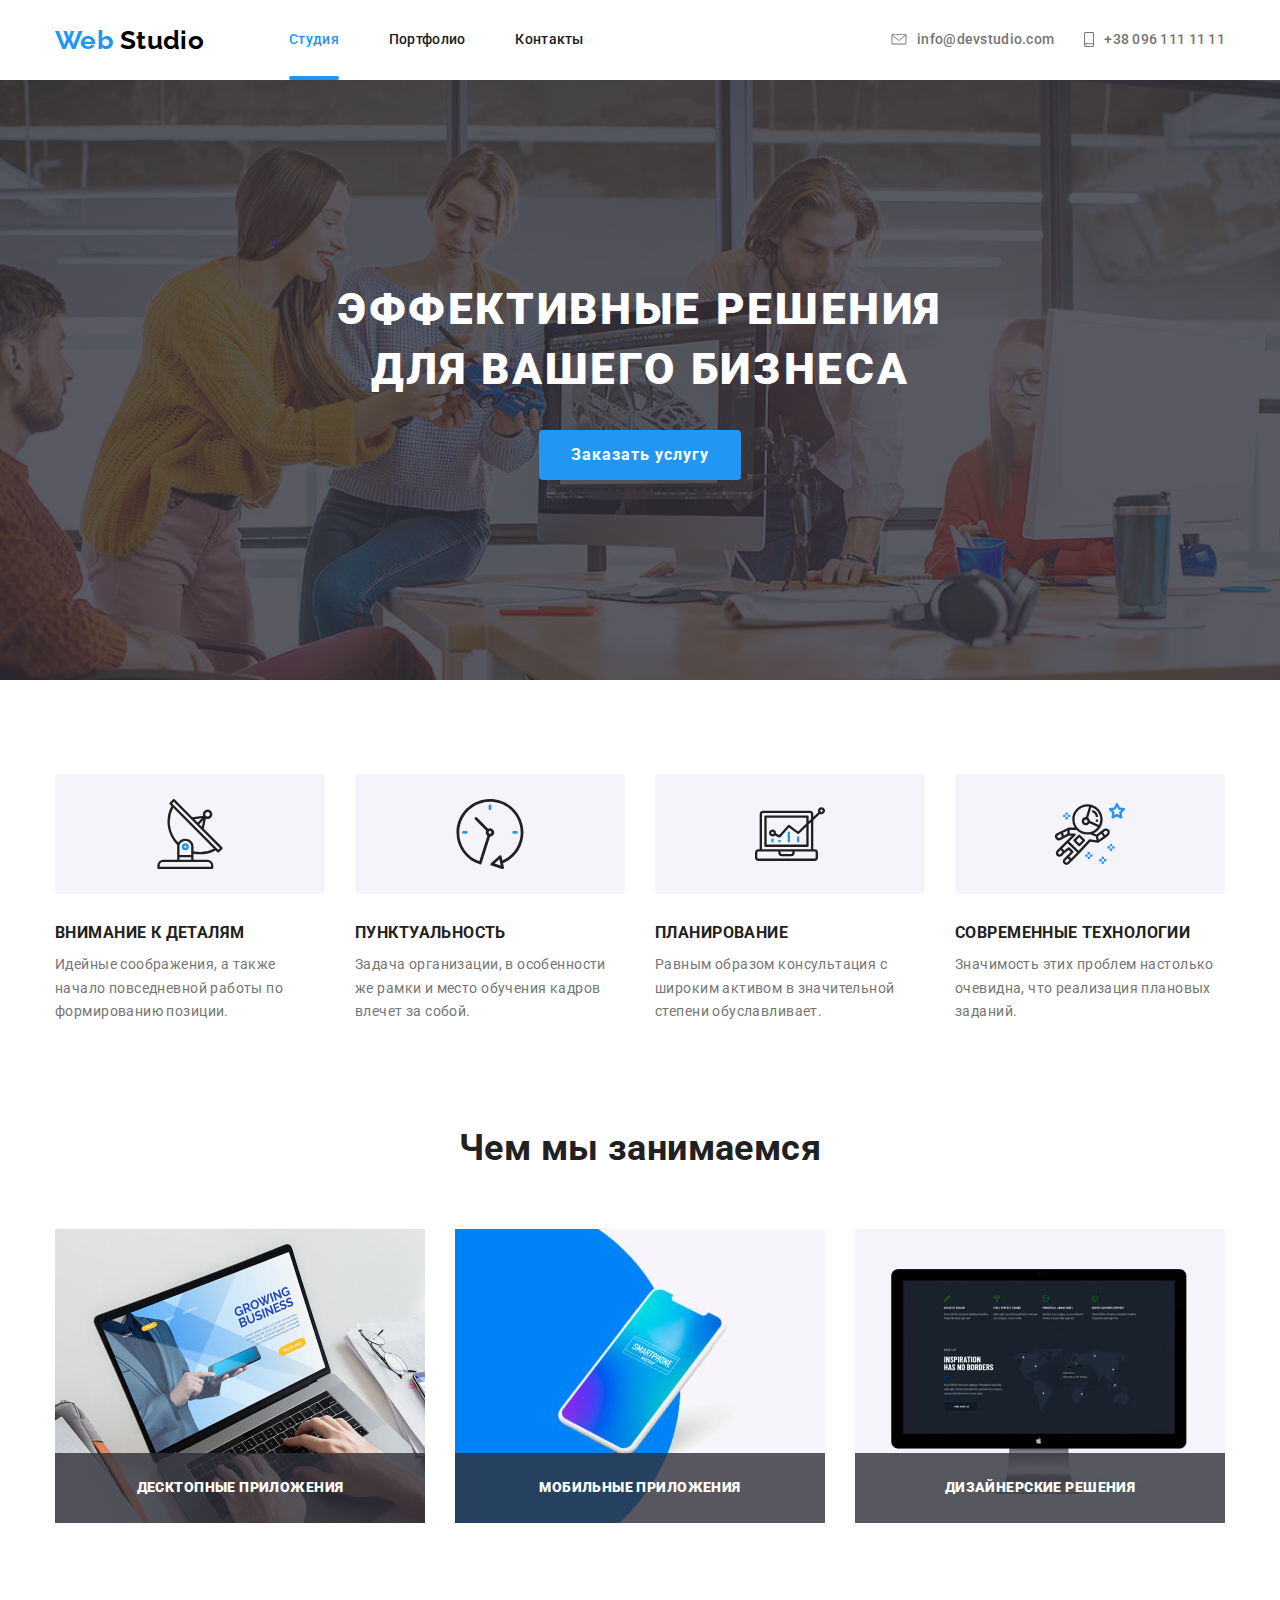
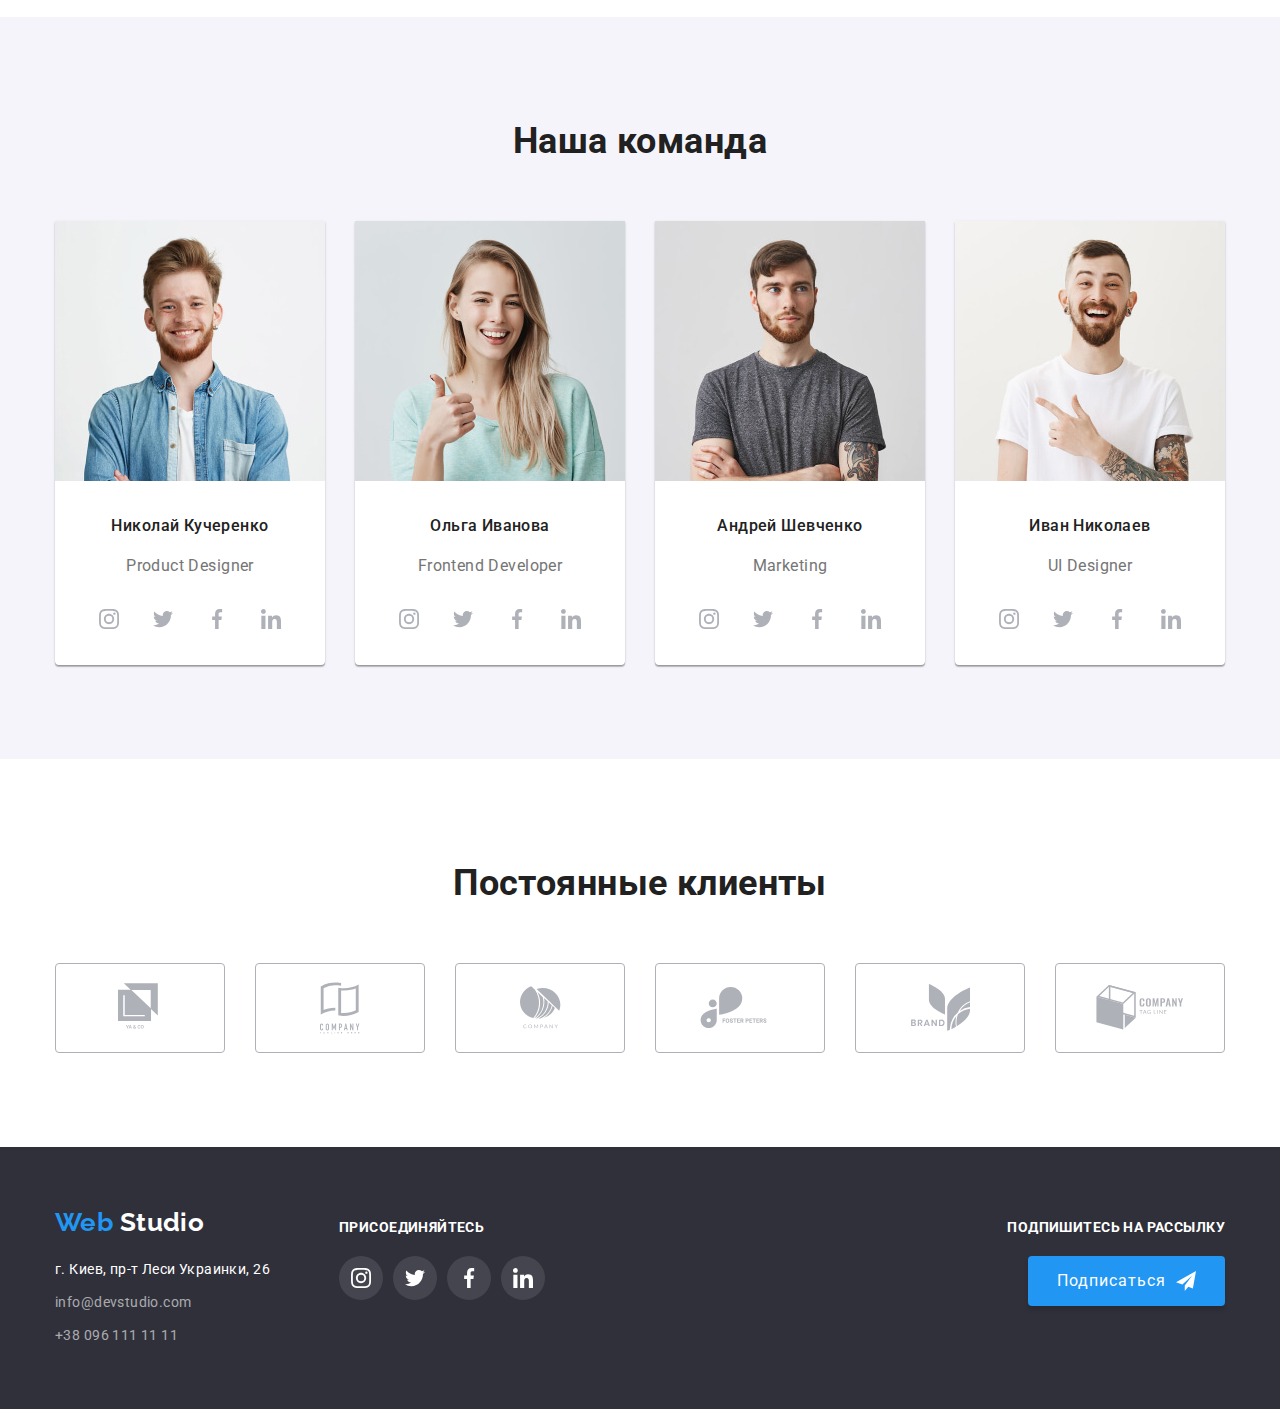
<file: index.html>
<!DOCTYPE html>
<html lang="ru">
  <head>
    <meta charset="UTF-8" />
    <meta name="viewport" content="width=device-width, initial-scale=1.0" />
    <title>Веб студия</title>
    <link
      href="https://fonts.googleapis.com/css2?family=Raleway:wght@700&family=Roboto:wght@400;500;700;900&display=swap"
      rel="stylesheet"
    />
    <link
      rel="stylesheet"
      href="https://cdnjs.cloudflare.com/ajax/libs/modern-normalize/0.7.0/modern-normalize.min.css"
    />
    <link rel="stylesheet" href="./css/style.css" />
  </head>
  <body class="page">
    <!-- шапка сайта -->
    <header>
      <div class="container page-header">
        <nav class="main-nav">
          <a href="./index.html" class="logo" lang="en">
            <span class="logo-active">Web</span> Studio</a
          >
          <ul class="list site-nav">
            <li class="site-nav-item">
              <a href="./index.html" class="link current">Студия</a>
            </li>
            <li class="site-nav-item">
              <a href="./portfolio.html" class="link">Портфолио</a>
            </li>
            <li class="site-nav-item"><a href="" class="link">Контакты</a></li>
          </ul>
        </nav>
        <ul class="list authorization-nav">
          <li class="auth-nav-item">
            <address>
              <a href="mailto:info@devstudio.com" class="link">
                <svg class="auth-nav-link-icon" width="16" height="11.2">
                  <use href="./images/sprite.svg#icon-envelope"></use>
                </svg>
                info@devstudio.com</a
              >
            </address>
          </li>
          <li class="auth-nav-item">
            <address>
              <a href="tel:+380961111111" class="link">
                <svg class="auth-nav-link-icon" width="10" height="15">
                  <use href="./images/sprite.svg#icon-smartphone"></use>
                </svg>
                +38 096 111 11 11</a
              >
            </address>
          </li>
        </ul>
      </div>
    </header>
    <main>
      <!-- hero секция -->
      <section class="hero">
        <h1 class="hero-title">
          Эффективные решения <br />
          для вашего бизнеса
        </h1>
        <button class="hero-button link" type="button" data-modal-open>
          Заказать услугу
        </button>
      </section>
      <!-- особенности -->
      <section class="section features">
        <div class="container">
          <h2 hidden>Особенности</h2>
          <ul class="features-list list">
            <li class="features-list-item">
              <div class="fetures-icon-container">
                <svg class="features-icon">
                  <use href="./images/sprite.svg#icon-antenna"></use>
                </svg>
              </div>
              <h3 class="title">Внимание к деталям</h3>
              <p class="text">
                Идейные соображения, а также начало повседневной работы по
                формированию позиции.
              </p>
            </li>
            <li class="features-list-item">
              <div class="fetures-icon-container">
                <svg class="features-icon">
                  <use href="./images/sprite.svg#icon-clock"></use>
                </svg>
              </div>
              <h3 class="title">Пунктуальность</h3>
              <p class="text">
                Задача организации, в особенности же рамки и место обучения
                кадров влечет за собой.
              </p>
            </li>
            <li class="features-list-item">
              <div class="fetures-icon-container">
                <svg class="features-icon">
                  <use href="./images/sprite.svg#icon-diagram"></use>
                </svg>
              </div>
              <h3 class="title">Планирование</h3>
              <p class="text">
                Равным образом консультация с широким активом в значительной
                степени обуславливает.
              </p>
            </li>
            <li class="features-list-item">
              <div class="fetures-icon-container">
                <svg class="features-icon">
                  <use href="./images/sprite.svg#icon-astronaut"></use>
                </svg>
              </div>
              <h3 class="title">Современные технологии</h3>
              <p class="text">
                Значимость этих проблем настолько очевидна, что реализация
                плановых заданий.
              </p>
            </li>
          </ul>
        </div>
      </section>
      <!-- чем мы занимаемся -->
      <section class="section what-we-do">
        <div class="container">
          <h2 class="section-title">Чем мы занимаемся</h2>
          <ul class="list">
            <li class="item">
              <img
                src="./images/what-we-do/desktop.jpg"
                class="what-we-do-image"
                alt="ноутбук"
                width="370"
                height="294"
              />
              <p class="text"><b>Десктопные приложения</b></p>
            </li>
            <li class="item">
              <img
                src="./images/what-we-do/mobile.jpg"
                class="what-we-do-image"
                alt="смартфон"
                width="370"
                height="294"
              />
              <p class="text"><b>Мобильные приложения</b></p>
            </li>
            <li class="item">
              <img
                src="./images/what-we-do/design.jpg"
                class="what-we-do-image"
                alt="монитор с изображением на экране"
                width="370"
                height="294"
              />
              <p class="text"><b>Дизайнерские решения</b></p>
            </li>
          </ul>
        </div>
      </section>
      <!-- наша команда -->
      <section class="section our-team">
        <div class="container">
          <h2 class="section-title">Наша команда</h2>
          <ul class="list members">
            <li class="list-item">
              <img
                src="./images/our-team/teammates/teammate-1.jpg"
                class="member-photo"
                alt="участник команды"
                width="270"
                height="260"
              />
              <h3 class="title">Николай Кучеренко</h3>
              <p class="position" lang="en">Product Designer</p>
              <ul class="list social-link-list">
                <li>
                  <a href="" class="social-link" aria-label="иконка инстаграма">
                    <svg class="social-link-icon">
                      <use href="./images/sprite.svg#icon-instagram"></use>
                    </svg>
                  </a>
                </li>
                <li>
                  <a href="" class="social-link" aria-label="иконка твиттера">
                    <svg class="social-link-icon">
                      <use href="./images/sprite.svg#icon-twitter"></use></svg
                  ></a>
                </li>
                <li>
                  <a href="" class="social-link" aria-label="иконка фейсбука">
                    <svg class="social-link-icon">
                      <use href="./images/sprite.svg#icon-facebook"></use></svg
                  ></a>
                </li>
                <li>
                  <a href="" class="social-link" aria-label="иконка линкедина">
                    <svg class="social-link-icon">
                      <use href="./images/sprite.svg#icon-linkedin"></use></svg
                  ></a>
                </li>
              </ul>
            </li>
            <li class="list-item">
              <img
                src="./images/our-team/teammates/teammate-2.jpg"
                class="member-photo"
                alt="участник команды"
                width="270"
                height="260"
              />
              <h3 class="title">Ольга Иванова</h3>
              <p class="position" lang="en">Frontend Developer</p>
              <ul class="list social-link-list">
                <li>
                  <a href="" class="social-link" aria-label="иконка инстаграма">
                    <svg class="social-link-icon">
                      <use href="./images/sprite.svg#icon-instagram"></use>
                    </svg>
                  </a>
                </li>
                <li>
                  <a href="" class="social-link" aria-label="иконка твиттера">
                    <svg class="social-link-icon">
                      <use href="./images/sprite.svg#icon-twitter"></use></svg
                  ></a>
                </li>
                <li>
                  <a href="" class="social-link" aria-label="иконка фейсбука">
                    <svg class="social-link-icon">
                      <use href="./images/sprite.svg#icon-facebook"></use></svg
                  ></a>
                </li>
                <li>
                  <a href="" class="social-link" aria-label="иконка линкедина">
                    <svg class="social-link-icon">
                      <use href="./images/sprite.svg#icon-linkedin"></use></svg
                  ></a>
                </li>
              </ul>
            </li>
            <li class="list-item">
              <img
                src="./images/our-team/teammates/teammate-3.jpg"
                class="member-photo"
                alt="участник команды"
                width="270"
                height="260"
              />
              <h3 class="title">Андрей Шевченко</h3>
              <p class="position" lang="en">Marketing</p>
              <ul class="list social-link-list">
                <li>
                  <a href="" class="social-link" aria-label="иконка инстаграма">
                    <svg class="social-link-icon">
                      <use href="./images/sprite.svg#icon-instagram"></use>
                    </svg>
                  </a>
                </li>
                <li>
                  <a href="" class="social-link" aria-label="иконка твиттера">
                    <svg class="social-link-icon">
                      <use href="./images/sprite.svg#icon-twitter"></use></svg
                  ></a>
                </li>
                <li>
                  <a href="" class="social-link" aria-label="иконка фейсбука">
                    <svg class="social-link-icon">
                      <use href="./images/sprite.svg#icon-facebook"></use></svg
                  ></a>
                </li>
                <li>
                  <a href="" class="social-link" aria-label="иконка линкедина">
                    <svg class="social-link-icon">
                      <use href="./images/sprite.svg#icon-linkedin"></use></svg
                  ></a>
                </li>
              </ul>
            </li>
            <li class="list-item">
              <img
                src="./images/our-team/teammates/teammate-4.jpg"
                class="member-photo"
                alt="участник команды"
                width="270"
                height="260"
              />
              <h3 class="title">Иван Николаев</h3>
              <p class="position" lang="en">UI Designer</p>
              <ul class="list social-link-list">
                <li>
                  <a href="" class="social-link" aria-label="иконка инстаграма">
                    <svg class="social-link-icon">
                      <use href="./images/sprite.svg#icon-instagram"></use>
                    </svg>
                  </a>
                </li>
                <li>
                  <a href="" class="social-link" aria-label="иконка твиттера">
                    <svg class="social-link-icon">
                      <use href="./images/sprite.svg#icon-twitter"></use></svg
                  ></a>
                </li>
                <li>
                  <a href="" class="social-link" aria-label="иконка фейсбука">
                    <svg class="social-link-icon">
                      <use href="./images/sprite.svg#icon-facebook"></use></svg
                  ></a>
                </li>
                <li>
                  <a href="" class="social-link" aria-label="иконка линкедина">
                    <svg class="social-link-icon">
                      <use href="./images/sprite.svg#icon-linkedin"></use></svg
                  ></a>
                </li>
              </ul>
            </li>
          </ul>
        </div>
      </section>
      <!-- постоянные клиенты -->
      <section class="section">
        <div class="container">
          <h2 class="section-title">Постоянные клиенты</h2>
          <ul class="list clients-list">
            <li class="clients-list-item">
              <a href="" class="clients-list-link" aria-label="логотип клиента">
                <svg class="clients-link-icon" width="44" height="49">
                  <use href="./images/sprite.svg#icon-logo-1"></use>
                </svg>
              </a>
            </li>
            <li class="clients-list-item">
              <a href="" class="clients-list-link" aria-label="логотип клиента">
                <svg class="clients-link-icon" width="40" height="52">
                  <use href="./images/sprite.svg#icon-logo-2"></use>
                </svg>
              </a>
            </li>
            <li class="clients-list-item">
              <a href="" class="clients-list-link" aria-label="логотип клиента">
                <svg class="clients-link-icon" width="41" height="43">
                  <use href="./images/sprite.svg#icon-logo-3"></use>
                </svg>
              </a>
            </li>
            <li class="clients-list-item">
              <a href="" class="clients-list-link" aria-label="логотип клиента">
                <svg class="clients-link-icon" width="80" height="42">
                  <use href="./images/sprite.svg#icon-logo-4"></use>
                </svg>
              </a>
            </li>
            <li class="clients-list-item">
              <a href="" class="clients-list-link" aria-label="логотип клиента">
                <svg class="clients-link-icon" width="59" height="47">
                  <use href="./images/sprite.svg#icon-logo-5"></use>
                </svg>
              </a>
            </li>
            <li class="clients-list-item">
              <a href="" class="clients-list-link" aria-label="логотип клиента">
                <svg class="clients-link-icon" width="88" height="45">
                  <use href="./images/sprite.svg#icon-logo-6"></use>
                </svg>
              </a>
            </li>
          </ul>
        </div>
      </section>
    </main>
    <footer class="footer">
      <div class="container">
        <!-- подвал-адрес и контакты -->
        <h2 hidden>Адрес, контакты, обратная связь</h2>
        <div class="main-container">
          <div class="contacts-container">
            <a href="./index.html" class="logo" lang="en">
              <span class="logo-active">Web</span> Studio</a
            >
            <address>
              <ul class="list adress-links">
                <li class="footer-link-item">
                  <a
                    href="https://goo.gl/maps/h3NakL3rMjCTocCM8"
                    class="link map"
                    target="_blank"
                    >г. Киев, пр-т Леси Украинки, 26</a
                  >
                </li>
                <li class="footer-link-item">
                  <a href="mailto:info@devstudio.com" class="link"
                    >info@devstudio.com</a
                  >
                </li>
                <li class="footer-link-item">
                  <a href="tel:+380961111111" class="link">+38 096 111 11 11</a>
                </li>
              </ul>
            </address>
          </div>
          <div class="social-links-container">
            <b class="text">присоединяйтесь</b>
            <ul class="list social-link-list">
              <li class="social-link-item">
                <a href="" class="social-link" aria-label="иконка инстаграма">
                  <svg class="social-link-icon">
                    <use href="./images/sprite.svg#icon-instagram"></use></svg
                ></a>
              </li>
              <li class="social-link-item">
                <a href="" class="social-link" aria-label="иконка твиттера">
                  <svg class="social-link-icon">
                    <use href="./images/sprite.svg#icon-twitter"></use></svg
                ></a>
              </li>
              <li class="social-link-item">
                <a href="" class="social-link" aria-label="иконка фейсбука">
                  <svg class="social-link-icon">
                    <use href="./images/sprite.svg#icon-facebook"></use></svg
                ></a>
              </li>
              <li class="social-link-item">
                <a href="" class="social-link" aria-label="иконка линкедина">
                  <svg class="social-link-icon">
                    <use href="./images/sprite.svg#icon-linkedin"></use></svg
                ></a>
              </li>
            </ul>
          </div>
          <div class="subscribe-container">
            <b class="text">Подпишитесь на рассылку</b>
            <button class="subscribe-button" type="button">
              Подписаться
              <svg class="social-link-icon telegram">
                <use href="./images/sprite.svg#icon-telegram"></use>
              </svg>
            </button>
          </div>
        </div>
      </div>
    </footer>
    <!-- модальное окно -->
    <div class="backdrop is-hidden" data-modal>
      <div class="modal">
        <button class="modal-close-button" type="button" data-modal-close>
          <svg class="modal-close-button-icon" width="11px" height="11px">
            <use href="./images/sprite.svg#icon-close-button"></use>
          </svg>
        </button>
      </div>
    </div>
    <script src="./js/modal.js"></script>
  </body>
</html>
</file>
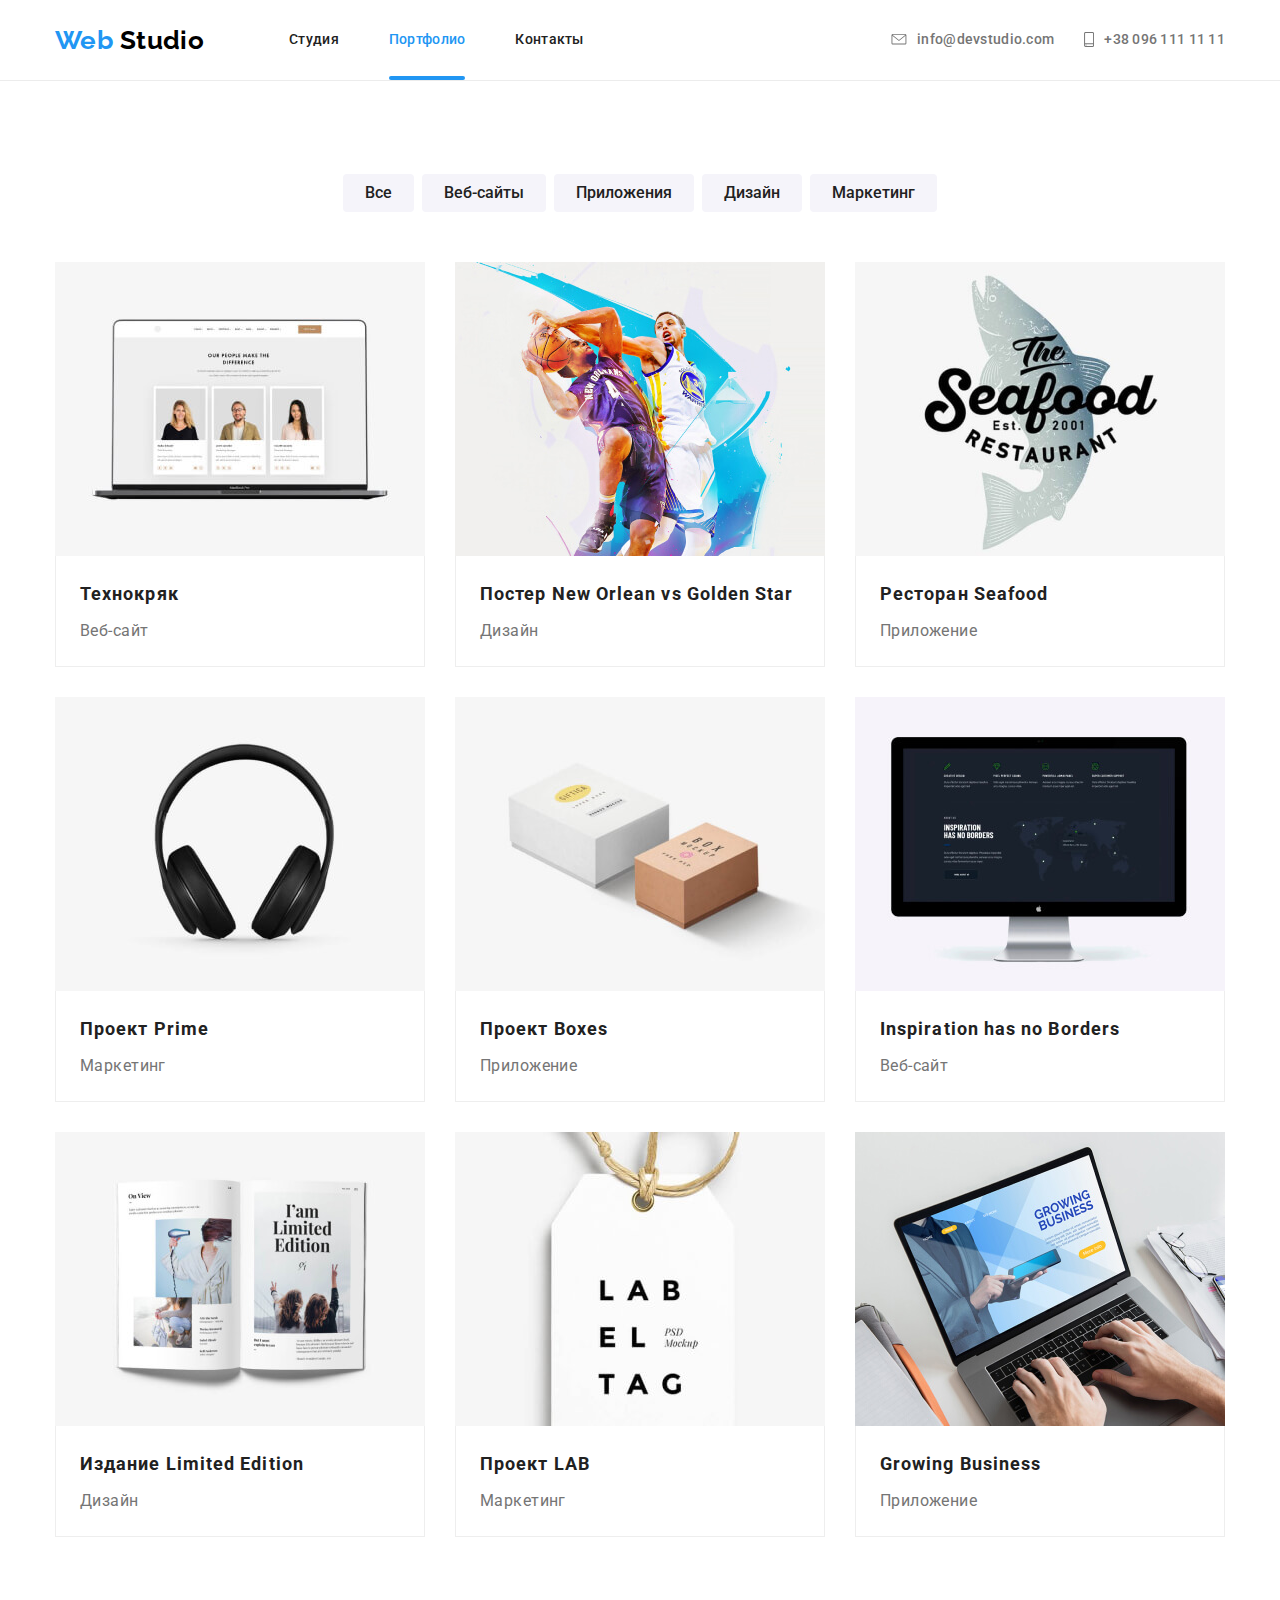
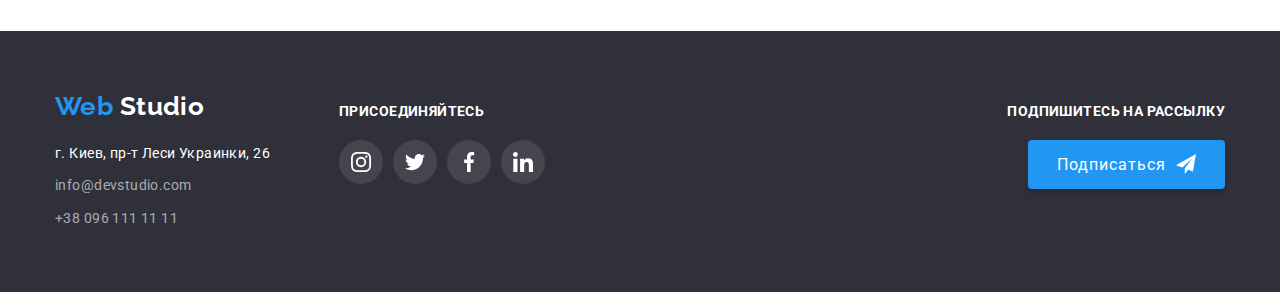
<file: portfolio.html>
<!DOCTYPE html>
<html lang="en">
  <head>
    <meta charset="UTF-8" />
    <meta name="viewport" content="width=device-width, initial-scale=1.0" />
    <title>Портфолио</title>
    <link
      href="https://fonts.googleapis.com/css2?family=Raleway:wght@700&family=Roboto:wght@400;500;700;900&display=swap"
      rel="stylesheet"
    />
    <link
      rel="stylesheet"
      href="https://cdnjs.cloudflare.com/ajax/libs/modern-normalize/0.7.0/modern-normalize.min.css"
    />
    <link rel="stylesheet" href="./css/style.css" />
  </head>
  <body class="page">
    <!-- шапка сайта -->
    <header class="header">
      <div class="container page-header">
        <nav class="main-nav">
          <a href="./index.html" class="logo" lang="en">
            <span class="logo-active">Web</span> Studio</a
          >
          <ul class="list site-nav">
            <li class="site-nav-item">
              <a href="./index.html" class="link">Студия</a>
            </li>
            <li class="site-nav-item">
              <a href="./portfolio.html" class="link current">Портфолио</a>
            </li>
            <li class="site-nav-item"><a href="" class="link">Контакты</a></li>
          </ul>
        </nav>
        <ul class="list authorization-nav">
          <li class="auth-nav-item">
            <address>
              <a href="mailto:info@devstudio.com" class="link">
                <svg class="auth-nav-link-icon" width="16" height="11.2">
                  <use href="./images/sprite.svg#icon-envelope"></use>
                </svg>
                info@devstudio.com</a
              >
            </address>
          </li>
          <li class="auth-nav-item">
            <address>
              <a href="tel:+380961111111" class="link">
                <svg class="auth-nav-link-icon" width="10" height="15">
                  <use href="./images/sprite.svg#icon-smartphone"></use>
                </svg>
                +38 096 111 11 11</a
              >
            </address>
          </li>
        </ul>
      </div>
    </header>
    <main>
      <section class="section portfolio-section">
        <!-- перечень выполенных проектов -->
        <div class="container">
          <h1 hidden>Выполненные проекты</h1>
          <ul class="list button-list">
            <li class="button-item">
              <button class="button" type="button">Все</button>
            </li>
            <li class="button-item">
              <button class="button" type="button">Веб-сайты</button>
            </li>
            <li class="button-item">
              <button class="button" type="button">Приложения</button>
            </li>
            <li class="button-item">
              <button class="button" type="button">Дизайн</button>
            </li>
            <li class="button-item">
              <button class="button" type="button">Маркетинг</button>
            </li>
          </ul>
          <ul class="list portfolio">
            <li class="portfolio-list-item">
              <a href="" class="link portfolio-list-link">
                <div class="portfolio-project-image-thumb">
                  <img
                    src="./images/portfolio-projects/project-1.jpg"
                    class="portfolio-project-image"
                    alt="экран ноутбука с изображением"
                    width="370"
                    height="294"
                  />
                  <p class="text-hidden">
                    Технокряк это современная площадка распространения
                    коронавируса. Компании используют эту платформу для
                    цифрового шпионаж и атак на защищённые сервера конкурентов.
                  </p>
                </div>
                <div class="portfolio-project-content">
                  <h2 class="title">Технокряк</h2>
                  <p class="text">Веб-сайт</p>
                </div>
              </a>
            </li>
            <li class="portfolio-list-item">
              <a href="" class="link portfolio-list-link">
                <div class="portfolio-project-image-thumb">
                  <img
                    src="./images/portfolio-projects/project-2.jpg"
                    class="portfolio-project-image"
                    alt="баскетболисты"
                    width="370"
                    height="294"
                  />
                  <p class="text-hidden">
                    Технокряк это современная площадка распространения
                    коронавируса. Компании используют эту платформу для
                    цифрового шпионаж и атак на защищённые сервера конкурентов.
                  </p>
                </div>
                <div class="portfolio-project-content">
                  <h2 class="title">
                    Постер <span lang="en">New Orlean vs Golden Star</span>
                  </h2>
                  <p class="text">Дизайн</p>
                </div>
              </a>
            </li>
            <li class="portfolio-list-item">
              <a href="" class="link portfolio-list-link">
                <div class="portfolio-project-image-thumb">
                  <img
                    src="./images/portfolio-projects/project-3.jpg"
                    class="portfolio-project-image"
                    alt="эмблема рыбного ресторана"
                    width="370"
                    height="294"
                  />
                  <p class="text-hidden">
                    Технокряк это современная площадка распространения
                    коронавируса. Компании используют эту платформу для
                    цифрового шпионаж и атак на защищённые сервера конкурентов.
                  </p>
                </div>
                <div class="portfolio-project-content">
                  <h2 class="title">Ресторан <span lang="en">Seafood</span></h2>
                  <p class="text">Приложение</p>
                </div>
              </a>
            </li>
            <li class="portfolio-list-item">
              <a href="" class="link portfolio-list-link">
                <div class="portfolio-project-image-thumb">
                  <img
                    src="./images/portfolio-projects/project-4.jpg"
                    class="portfolio-project-image"
                    alt="наушники"
                    width="370"
                    height="294"
                  />
                  <p class="text-hidden">
                    Технокряк это современная площадка распространения
                    коронавируса. Компании используют эту платформу для
                    цифрового шпионаж и атак на защищённые сервера конкурентов.
                  </p>
                </div>
                <div class="portfolio-project-content">
                  <h2 class="title">Проект <span lang="en">Prime</span></h2>
                  <p class="text">Маркетинг</p>
                </div>
              </a>
            </li>
            <li class="portfolio-list-item">
              <a href="" class="link portfolio-list-link">
                <div class="portfolio-project-image-thumb">
                  <img
                    src="./images/portfolio-projects/project-5.jpg"
                    class="portfolio-project-image"
                    alt="картонные коробки"
                    width="370"
                    height="294"
                  />
                  <p class="text-hidden">
                    Технокряк это современная площадка распространения
                    коронавируса. Компании используют эту платформу для
                    цифрового шпионаж и атак на защищённые сервера конкурентов.
                  </p>
                </div>
                <div class="portfolio-project-content">
                  <h2 class="title">Проект <span lang="en">Boxes</span></h2>
                  <p class="text">Приложение</p>
                </div>
              </a>
            </li>
            <li class="portfolio-list-item">
              <a href="" class="link portfolio-list-link">
                <div class="portfolio-project-image-thumb">
                  <img
                    src="./images/portfolio-projects/project-6.jpg"
                    class="portfolio-project-image"
                    alt="сраница сайта на экране монитора"
                    width="370"
                    height="294"
                  />
                  <p class="text-hidden">
                    Технокряк это современная площадка распространения
                    коронавируса. Компании используют эту платформу для
                    цифрового шпионаж и атак на защищённые сервера конкурентов.
                  </p>
                </div>
                <div class="portfolio-project-content">
                  <h2 class="title" lang="en">Inspiration has no Borders</h2>
                  <p class="text">Веб-сайт</p>
                </div>
              </a>
            </li>
            <li class="portfolio-list-item">
              <a href="" class="link portfolio-list-link">
                <div class="portfolio-project-image-thumb">
                  <img
                    src="./images/portfolio-projects/project-7.jpg"
                    class="portfolio-project-image"
                    alt="страницы журнала в развороте"
                    width="370"
                    height="294"
                  />
                  <p class="text-hidden">
                    Технокряк это современная площадка распространения
                    коронавируса. Компании используют эту платформу для
                    цифрового шпионаж и атак на защищённые сервера конкурентов.
                  </p>
                </div>
                <div class="portfolio-project-content">
                  <h2 class="title">
                    Издание <span lang="en">Limited Edition</span>
                  </h2>
                  <p class="text">Дизайн</p>
                </div>
              </a>
            </li>
            <li class="portfolio-list-item">
              <a href="" class="link portfolio-list-link">
                <div class="portfolio-project-image-thumb">
                  <img
                    src="./images/portfolio-projects/project-8.jpg"
                    class="portfolio-project-image"
                    alt="эмблема проекта"
                    width="370"
                    height="294"
                  />
                  <p class="text-hidden">
                    Технокряк это современная площадка распространения
                    коронавируса. Компании используют эту платформу для
                    цифрового шпионаж и атак на защищённые сервера конкурентов.
                  </p>
                </div>
                <div class="portfolio-project-content">
                  <h2 class="title">Проект <span lang="en">LAB</span></h2>
                  <p class="text">Маркетинг</p>
                </div>
              </a>
            </li>
            <li class="portfolio-list-item">
              <a href="" class="link portfolio-list-link">
                <div class="portfolio-project-image-thumb">
                  <img
                    src="./images/portfolio-projects/project-9.jpg"
                    class="portfolio-project-image"
                    alt="сайт приложения на экране ноутбука"
                    width="370"
                    height="294"
                  />
                  <p class="text-hidden">
                    Технокряк это современная площадка распространения
                    коронавируса. Компании используют эту платформу для
                    цифрового шпионаж и атак на защищённые сервера конкурентов.
                  </p>
                </div>
                <div class="portfolio-project-content">
                  <h2 class="title" lang="en">Growing Business</h2>
                  <p class="text">Приложение</p>
                </div>
              </a>
            </li>
          </ul>
        </div>
      </section>
    </main>
    <footer class="footer">
      <div class="container">
        <!-- подвал-адрес и контакты -->
        <h2 hidden>Адрес, контакты, обратная связь</h2>
        <div class="main-container">
          <div class="contacts-container">
            <a href="./index.html" class="logo" lang="en">
              <span class="logo-active">Web</span> Studio</a
            >
            <address>
              <ul class="list adress-links">
                <li class="footer-link-item">
                  <a
                    href="https://goo.gl/maps/h3NakL3rMjCTocCM8"
                    class="link map"
                    target="_blank"
                    >г. Киев, пр-т Леси Украинки, 26</a
                  >
                </li>
                <li class="footer-link-item">
                  <a href="mailto:info@devstudio.com" class="link"
                    >info@devstudio.com</a
                  >
                </li>
                <li class="footer-link-item">
                  <a href="tel:+380961111111" class="link">+38 096 111 11 11</a>
                </li>
              </ul>
            </address>
          </div>
          <div class="social-links-container">
            <b class="text">присоединяйтесь</b>
            <ul class="list social-link-list">
              <li class="social-link-item">
                <a href="" class="social-link" aria-label="иконка инстаграма">
                  <svg class="social-link-icon">
                    <use href="./images/sprite.svg#icon-instagram"></use></svg
                ></a>
              </li>
              <li class="social-link-item">
                <a href="" class="social-link" aria-label="иконка твиттера">
                  <svg class="social-link-icon">
                    <use href="./images/sprite.svg#icon-twitter"></use></svg
                ></a>
              </li>
              <li class="social-link-item">
                <a href="" class="social-link" aria-label="иконка фейсбука">
                  <svg class="social-link-icon">
                    <use href="./images/sprite.svg#icon-facebook"></use></svg
                ></a>
              </li>
              <li class="social-link-item">
                <a href="" class="social-link" aria-label="иконка линкедина">
                  <svg class="social-link-icon">
                    <use href="./images/sprite.svg#icon-linkedin"></use></svg
                ></a>
              </li>
            </ul>
          </div>
          <div class="subscribe-container">
            <b class="text">Подпишитесь на рассылку</b>
            <button class="subscribe-button" type="button">
              Подписаться
              <svg class="social-link-icon telegram">
                <use href="./images/sprite.svg#icon-telegram"></use>
              </svg>
            </button>
          </div>
        </div>
      </div>
    </footer>
  </body>
</html>
</file>
<file: css/style.css>
/* цвет основного текста #212121 */
/* цвет вторичног текста #757575 */
/* цвет лого основной #000000 */
/*цвет лого дополнительный #2196F3 */
/* белый цвет #FFFFFF */
/* цвет e-mail и tel в футере rgba(255, 255, 255, 0.6); */
/* акцент #2196F3 */
/* основной цвет фона #FFFFFF */
/* цвет фона неактивной кнопки-ссылки в Hero background: #188CE8; */
/* цвет фона секции HERO rgba(47, 48, 58, 0.8); */
/* вторичный цвет фона #F5F4FA */
/* цвет фона подписей в разделе Чем мы занимаемся rgba(47, 48, 58, 0.8) */
/* цвет фона в футере #2F303A */
/* цвет рамки списка портфолио #EEEEEE */
/* цвет иконок соцсетей в каточках our team #AFB1B8 */
/* цвет нижней границы header #ececec */
/* цвет фона модального окна rgba(0, 0, 0, 0.2); */

/* шрифты
лого font-family: Raleway; font-weight: bold
навигация font-family: Roboto; font-weight: 500
заголовок Hero font-family: Roboto; font-weight: 900 (bold)
абзац в секции Особенности font-family: Roboto; font-weight: normal;
заголовки H2  font-family: Roboto; font-weight: bold;
абзацы в секции чем мы занимаемся  font-family: Roboto; font-weight: bold;
*/

/* outline: 2px solid tomato - поставить в каждый (блок), для удобства верстки */

/* в каждую ссылку, кнопку добавить атрибут arial-label 
оптимизировать все изображения*/

:root {
  --primary-text-color: #757575;
  --secondary-text-color: #212121;
  --logo-color: #000000;
  --primary-accent-color: #2196f3;
  --additional-accent-color: #188ce8;
  --white-color: #ffffff;
  --footer-adress-color: rgba(255, 255, 255, 0.6);
  --hero-background-color: rgba(47, 48, 58, 0.8);
  --footer-social-links-background-color: rgba(255, 255, 255, 0.1);
  --secondary-background-color: #f5f4fa;
  --footer-background-color: #2f303a;
  --portfolio-list-hidden-color: rgba(33, 150, 243, 0.9);
  --portfolio-list-border-color: #eeeeee;
  --links-icon-basic-color: #afb1b8;
  --header-border-color: #ececec;
  --backdrop-background-color: rgba(0, 0, 0, 0.2);
  --timing-function: cubic-bezier(0.4, 0, 0.2, 1);
  --transition-duration: 250ms;
}

/* Стили для index.html */

.page {
  background-color: var(--white-color);
  color: var(--primary-text-color);

  font-family: "Roboto", sans-serif;
  letter-spacing: 0.03em;
  font-size: 14px;
}

.list {
  margin: 0;
  padding: 0;
  list-style: none;
}

.link,
.logo {
  font-style: normal;
  cursor: pointer;
}

.container {
  width: 1200px;
  padding-left: 15px;
  padding-right: 15px;
  margin-left: auto;
  margin-right: auto;
}

.section {
  padding-top: 94px;
  padding-bottom: 94px;
}

/* Header section */
.header {
  border-bottom: 1px solid var(--header-border-color);
}

.page-header {
  display: flex;
  align-items: center;
}

.main-nav {
  display: flex;
  align-items: center;
}
.main-nav .logo {
  margin-right: 85px;
}

/* logo */
.logo {
  color: var(--logo-color);
  font-family: "Raleway", sans-serif;
  font-weight: 700;
  font-size: 26px;
  line-height: 1.19;
  text-decoration: none;
}

.logo-active {
  color: var(--primary-accent-color);
}

/* site-navigation */
.site-nav {
  display: flex;
}

.site-nav-item {
  position: relative;
}

.site-nav-item:not(:last-child) {
  margin-right: 50px;
}

.site-nav .link {
  display: block;
  padding-top: 32px;
  padding-bottom: 32px;

  color: var(--secondary-text-color);
  font-weight: 500;
  line-height: 1.14;
  letter-spacing: 0.02em;
  text-decoration: none;

  transition: color var(--transition-duration) var(--timing-function);
}

.site-nav .link:hover,
.site-nav .link:focus,
.authorization-nav .link:hover,
.authorization-nav .link:focus {
  color: var(--primary-accent-color);
}

.site-nav .link.current {
  color: var(--primary-accent-color);
}

.current::after {
  position: absolute;
  left: 0;
  bottom: 0;
  content: "";
  display: block;
  width: 100%;
  height: 4px;
  background: var(--primary-accent-color);
  border-radius: 2px;
}

.authorization-nav {
  display: flex;
  margin-left: auto;
}
.auth-nav-item + .auth-nav-item {
  margin-left: 30px;
}

.authorization-nav .link {
  display: flex;
  align-items: center;
  padding-top: 32px;
  padding-bottom: 32px;
  color: var(--primary-text-color);
  font-weight: 500;
  line-height: 1.14;
  letter-spacing: 0.02em;
  text-decoration: none;

  transition: color var(--transition-duration) var(--timing-function);
}

.auth-nav-link-icon {
  margin-right: 10px;
  fill: var(--primary-text-color);
}

.authorization-nav .link:hover .auth-nav-link-icon,
.authorization-nav .link:focus .auth-nav-link-icon {
  fill: var(--primary-accent-color);
}

/* Hero section */
.hero {
  max-width: 1600px;
  min-height: 600px;
  margin-left: auto;
  margin-right: auto;
  padding-top: 200px;
  background-image: linear-gradient(
      to right,
      var(--hero-background-color),
      var(--hero-background-color)
    ),
    url(../images/hero/hero-bg-image.jpg);
  background-repeat: no-repeat;
  background-position: center;
  background-size: cover;
  background-color: var(--hero-background-color);

  text-align: center;
}

.hero-title {
  margin-top: 0;
  margin-bottom: 30px;

  color: var(--white-color);
  font-weight: 900;
  font-size: 44px;
  line-height: 1.36;
  text-align: center;
  letter-spacing: 0.06em;
  text-transform: uppercase;
}

.hero-button {
  display: inline-block;
  border-radius: 4px;
  border-width: 0px;
  padding: 10px 32px;
  min-width: 200px;

  background-color: var(--primary-accent-color);
  color: var(--white-color);
  font-weight: 700;
  font-size: 16px;
  line-height: 1.87;
  text-align: center;
  letter-spacing: 0.06em;
  text-decoration: none;

  transition: background-color var(--transition-duration) var(--timing-function);
}

.hero-button:hover,
.hero-button:focus {
  background-color: var(--additional-accent-color);
  box-shadow: 0px 4px 4px rgba(0, 0, 0, 0.15);
  border-radius: 4px;
}

/* Section */
.section-title {
  margin-top: 0;
  margin-bottom: 50px;

  color: var(--secondary-text-color);
  font-size: 36px;
  line-height: 1.67;
  text-align: center;
}

/* Features section */
.section.features {
  padding-bottom: 0;
}

.features-list {
  display: flex;
  flex-wrap: wrap;
}

.features-list-item {
  width: calc((100% - 90px) / 4);
  margin-right: 30px;
}

.features-list-item:last-child {
  margin-right: 0;
}

.fetures-icon-container {
  display: flex;
  align-items: center;
  justify-content: center;
  height: 120px;
  margin-bottom: 30px;
  background-color: var(--secondary-background-color);
  border-radius: 4px;
}

.features-icon {
  width: 70px;
  height: 70px;
}

.features-list .title {
  margin-top: 0;
  margin-bottom: 10px;
  padding: 0;

  color: var(--secondary-text-color);
  font-weight: 700;
  line-height: 1.14;
  text-transform: uppercase;
}

.features-list .text {
  margin-top: 0;
  margin-bottom: 0;

  line-height: 1.71;
}

/* What we do sectionn */
.what-we-do .list {
  display: flex;
  justify-content: space-between;
}

.what-we-do .section-title {
  margin-top: 0;
  margin-bottom: 50px;
}

.what-we-do .item {
  position: relative;
}

.what-we-do-image {
  display: block;
}

.what-we-do .text {
  position: absolute;
  width: 100%;
  left: 0;
  bottom: 0;

  margin-top: 0;
  margin-bottom: 0;
  padding-top: 27px;
  padding-bottom: 27px;
  color: var(--white-color);
  background-color: var(--hero-background-color);
  font-weight: 700;
  line-height: 1.14;
  text-align: center;
  text-transform: uppercase;
}

/* Our team section */

.our-team .members {
  display: flex;
  /* justify-content: space-between; */
}

.our-team {
  background-color: var(--secondary-background-color);
}

.our-team .member-photo {
  display: block;
  margin-bottom: 30px;
}

.our-team .title {
  margin-top: 0;
  margin-bottom: 10px;

  color: var(--secondary-text-color);
  font-weight: 500;
  font-size: 16px;
  line-height: 1.88;
  text-align: center;
}

.our-team .list-item {
  width: calc((100% - 60px) / 3);
  padding-bottom: 24px;

  background-color: var(--white-color);
  box-shadow: 0px 2px 1px rgba(0, 0, 0, 0.2), 0px 1px 1px rgba(0, 0, 0, 0.14),
    0px 1px 3px rgba(0, 0, 0, 0.12);
  border-radius: 0px 0px 4px 4px;
}

.our-team .list-item:not(:last-child) {
  margin-right: 30px;
}

.our-team .position {
  margin-top: 0;
  margin-bottom: 16px;

  font-size: 16px;
  line-height: 1.88;
  text-align: center;
}

.our-team .social-link-list {
  display: flex;
  justify-content: space-between;
  margin-right: 32px;
  margin-left: 32px;
}

.social-link {
  display: inline-flex;
  align-items: center;
  justify-content: center;
  width: 44px;
  height: 44px;
  border-radius: 50%;

  transition: background-color var(--transition-duration) var(--timing-function);
}

.social-link-icon {
  width: 20px;
  height: 20px;

  fill: var(--links-icon-basic-color);

  transition: fill var(--transition-duration) var(--timing-function);
}

.social-link:hover,
.social-link:focus {
  background-color: var(--primary-accent-color);
}

.social-link:hover .social-link-icon,
.social-link:focus .social-link-icon {
  fill: var(--white-color);
}

/* Clients section */

.clients-list {
  display: flex;
  align-items: center;
}

.clients-list-link {
  display: flex;
  width: 170px;
  height: 90px;
  justify-content: center;
  align-items: center;
  border: 1px solid var(--links-icon-basic-color);
  border-radius: 4px;
  transition: border-color var(--transition-duration) var(--timing-function);
}

.clients-list-item:not(:last-child) {
  margin-right: 30px;
}

.clients-link-icon {
  fill: var(--links-icon-basic-color);

  transition: fill var(--transition-duration) var(--timing-function);
}

.clients-list-link:hover,
.clients-list-link:focus {
  border-color: var(--primary-accent-color);
}

.clients-list-link:hover .clients-link-icon,
.clients-list-link:focus .clients-link-icon {
  fill: var(--primary-accent-color);
}

/* Footer */
.footer {
  padding-top: 60px;
  padding-bottom: 61px;
  background-color: var(--footer-background-color);
}

.main-container {
  display: flex;
}

.contacts-container {
  margin-right: 69px;
}

.social-links-container {
  padding-top: 12px;
  padding-bottom: 40px;
}

.subscribe-container {
  padding-top: 12px;
  padding-bottom: 35px;
  margin-left: auto;
}

.footer .logo {
  display: inline-block;
  margin-bottom: 20px;

  color: var(--white-color);
}
.adress-links .link {
  display: inline-block;
  color: var(--footer-adress-color);
  line-height: 1.71;
  text-decoration: none;

  transition: color var(--transition-duration) var(--timing-function);
}

.footer-link-item:not(:last-child) {
  margin-bottom: 9px;
}

.adress-links .link:hover,
.adress-links .link:focus {
  color: var(--primary-accent-color);
}

.adress-links .map {
  color: var(--white-color);
  line-height: 1.71;
  text-decoration: none;
}

.footer .text {
  display: inline-block;
  margin-bottom: 20px;
  color: var(--white-color);
  font-weight: 700;
  line-height: 1.14;
  text-transform: uppercase;
}

.footer .social-link-list {
  display: flex;
}

.footer .social-link-item:not(:last-child) {
  margin-right: 10px;
}

.footer .social-link {
  background-color: var(--footer-social-links-background-color);
}

.footer .social-link-icon {
  fill: var(--white-color);
}

.footer .social-link:hover,
.footer .social-link:focus {
  background-color: var(--primary-accent-color);
}

.footer .subscribe-button {
  display: flex;
  align-items: center;
  justify-content: center;
  margin-left: auto;
  padding: 10px 29px;
  background: var(--primary-accent-color);
  box-shadow: 0px 4px 4px rgba(0, 0, 0, 0.15);
  border-radius: 4px;
  border-width: 0px;

  font-weight: 700px;
  color: var(--white-color);
  font-size: 16px;
  line-height: 1.87;
  text-align: center;
  letter-spacing: 0.06em;
  cursor: pointer;

  transition: background-color var(--transition-duration) var(--timing-function);
}

.footer .telegram {
  margin-left: 10px;
}

.subscribe-button:hover,
.subscribe-button:focus {
  background-color: var(--additional-accent-color);
}

/* Стили для portfolio.html */

.portfolio-section {
  padding-top: 93px;
}

.button-list {
  display: flex;
  margin-bottom: 50px;
  justify-content: center;
}

.button-list .button-item:not(:last-child) {
  margin-right: 8px;
}

.button {
  display: block;
  padding: 6px 22px;
  border-radius: 4px;
  border-width: 0px;

  color: var(--secondary-text-color);
  background-color: var(--secondary-background-color);
  font-weight: 500;
  font-size: 16px;
  line-height: 1.62;
  text-align: center;
  text-decoration: none;
  cursor: pointer;

  transition: color var(--transition-duration) var(--timing-function),
    background-color var(--transition-duration) var(--timing-function),
    box-shadow var(--transition-duration) var(--timing-function);
}

.button:hover,
.button:focus {
  color: var(--white-color);
  background-color: var(--primary-accent-color);
  box-shadow: 0px 2px 2px rgba(0, 0, 0, 0.12), 0px 1px 2px rgba(0, 0, 0, 0.08),
    0px 3px 1px rgba(0, 0, 0, 0.1);
}

/* Перечень проектов */
.portfolio {
  display: flex;
  flex-wrap: wrap;
}

.portfolio-list-item {
  width: calc((100% - 60px) / 3);
  margin-right: 30px;
  margin-bottom: 30px;
}

.portfolio-list-item:nth-child(3n) {
  margin-right: 0;
}

.portfolio-list-item:nth-last-child(-n + 3) {
  margin-bottom: 0;
}

/* Альтернатива 1

.portfolio-list-item {
  width: 370px;
  margin-right: 30px;
  margin-bottom: 30px;
}

.portfolio-list-item:nth-child(3n) {
  margin-right: 0;
}

.portfolio-list-item:nth-last-child(-n + 3) {
  margin-bottom: 0;
} */

/* Альтернатива 2

.portfolio-list-item:not(:nth-child(3n)) {
  margin-right: 30px;
}

.portfolio-list-item:not(:nth-last-child(-n + 3)) {
  margin-bottom: 30px;
} */

/* рамка сдвигает изображение
.portfolio-list-item {
  border: 1px solid var(--portfolio-list-border-color);
} в <li> портфолио */

.portfolio-list-link {
  text-decoration: none;
  display: block;

  transition: box-shadow var(--transition-duration) var(--timing-function);
}

.portfolio-list-link:hover,
.portfolio-list-link:focus {
  box-shadow: 1px 4px 6px rgba(0, 0, 0, 0.16), 0px 4px 4px rgba(0, 0, 0, 0.06),
    0px 1px 1px rgba(0, 0, 0, 0.12);
}

.portfolio-project-image-thumb {
  position: relative;
  display: flex;
  overflow: hidden;
}

.portfolio-project-image {
  display: block;
}

.portfolio-project-content {
  padding-top: 20px;
  padding-right: 24px;
  padding-bottom: 20px;
  padding-left: 24px;
  border-bottom: 1px solid var(--portfolio-list-border-color);
  border-left: 1px solid var(--portfolio-list-border-color);
  border-right: 1px solid var(--portfolio-list-border-color);
}

.portfolio .title {
  margin-top: 0;
  margin-bottom: 4px;
  color: var(--secondary-text-color);
  font-weight: 700;
  font-size: 18px;
  line-height: 2;
  letter-spacing: 0.06em;
}

.portfolio .text {
  margin-top: 0;
  margin-bottom: 0;
  color: var(--primary-text-color);
  font-size: 16px;
  line-height: 1.87;
}

.portfolio-list-link .text-hidden {
  position: absolute;
  top: 100%;
  left: 0;
  width: 100%;
  height: 100%;
  padding: 63px 24px;

  margin-top: 0;
  margin-bottom: 0;
  color: var(--white-color);
  background-color: var(--portfolio-list-hidden-color);
  font-size: 18px;
  line-height: 1.56;
  opacity: 0;

  transform: translateY(100%);
  transition: transform var(--transition-duration) var(--timing-function),
    opacity var(--transition-duration) var(--timing-function);
}

.portfolio-list-link:hover .text-hidden,
.portfolio-list-link:focus .text-hidden {
  opacity: 1;
  transform: translateY(-100%);
}

/* модальное окно */
.backdrop {
  position: fixed;
  top: 0;
  left: 0;

  width: 100%;
  height: 100%;

  background: var(--backdrop-background-color);

  transform: scale(1);
  opacity: 1;
  transform-origin: bottom;
  transition: transform var(--transition-duration) var(--timing-function),
    opacity var(--transition-duration) var(--timing-function);
}

.backdrop.is-hidden {
  visibility: hidden;
  pointer-events: none;
  transform: scale(0);
  opacity: 0;
}

.modal {
  position: absolute;
  top: 50%;
  left: 50%;
  transform: translate(-50%, -50%);

  min-width: 528px;
  min-height: 581px;
  padding: 40px;

  background: var(--white-color);
  box-shadow: 0px 1px 3px rgba(0, 0, 0, 0.12), 0px 1px 1px rgba(0, 0, 0, 0.14),
    0px 2px 1px rgba(0, 0, 0, 0.2);
  border-radius: 4px;
}

.modal-close-button {
  position: absolute;
  top: 8px;
  right: 8px;

  display: inline-flex;
  align-items: center;
  justify-content: center;
  width: 30px;
  height: 30px;
  padding: 0;
  border-radius: 50%;

  background-color: var(--white-color);
  border: 1px solid rgba(0, 0, 0, 0.1);
  cursor: pointer;
}

.modal-close-button-icon {
  fill: var(--logo-color);

  transition: fill var(--transition-duration) var(--timing-function);
}

.modal-close-button:hover .modal-close-button-icon,
.modal-close-button:focus .modal-close-button-icon {
  fill: var(--primary-accent-color);
}
</file>
